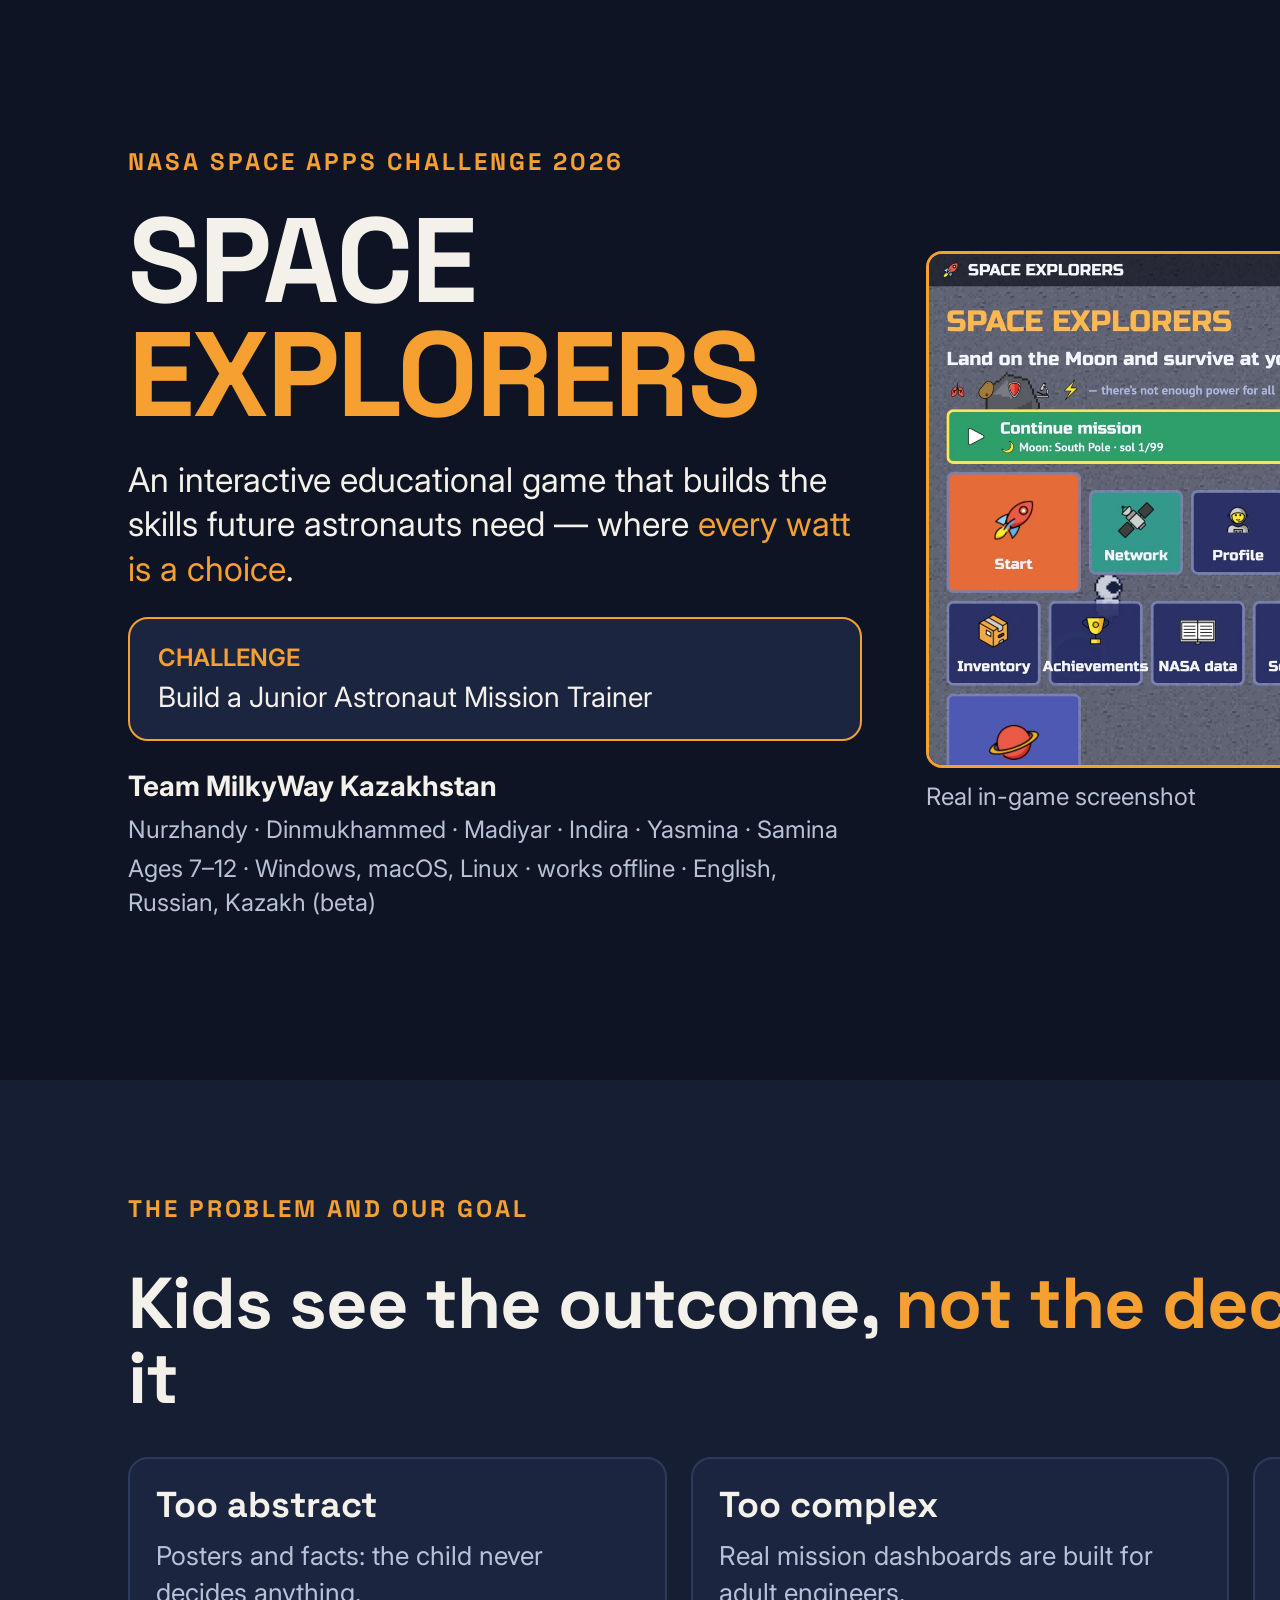
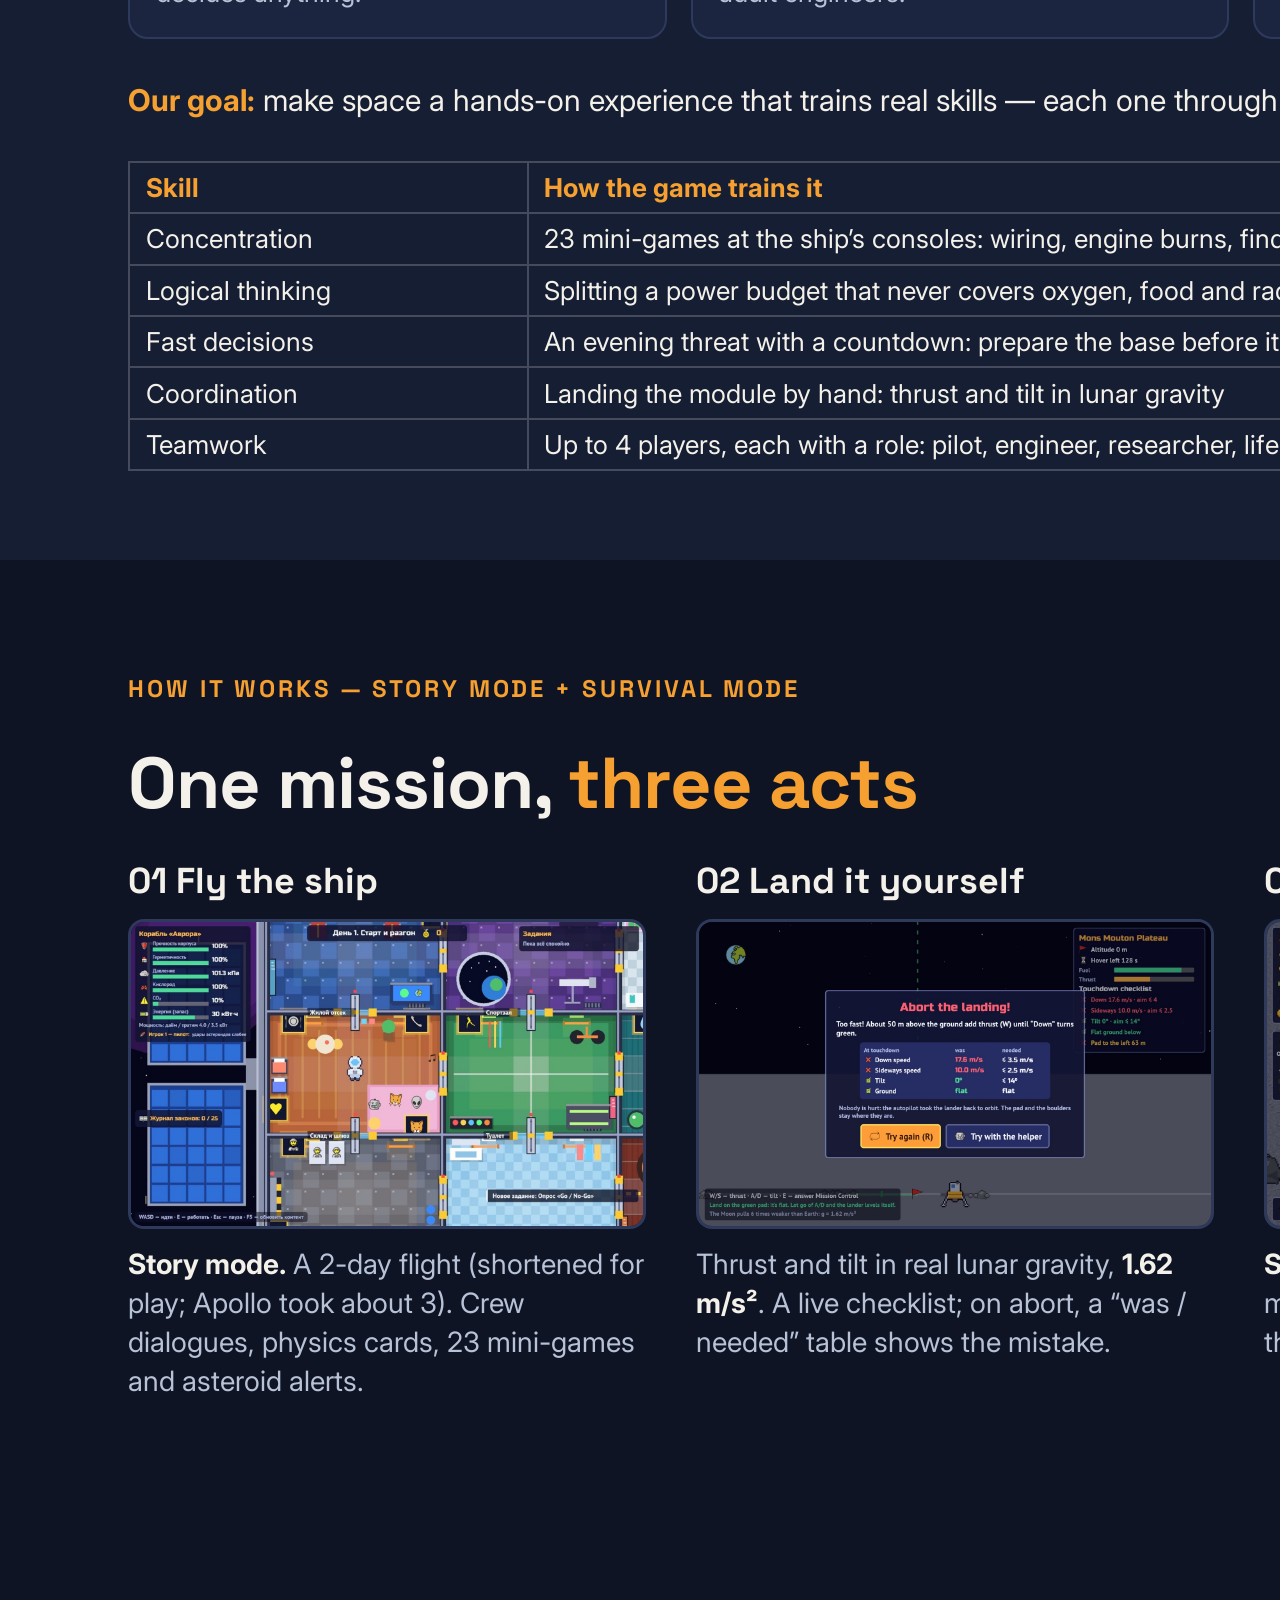
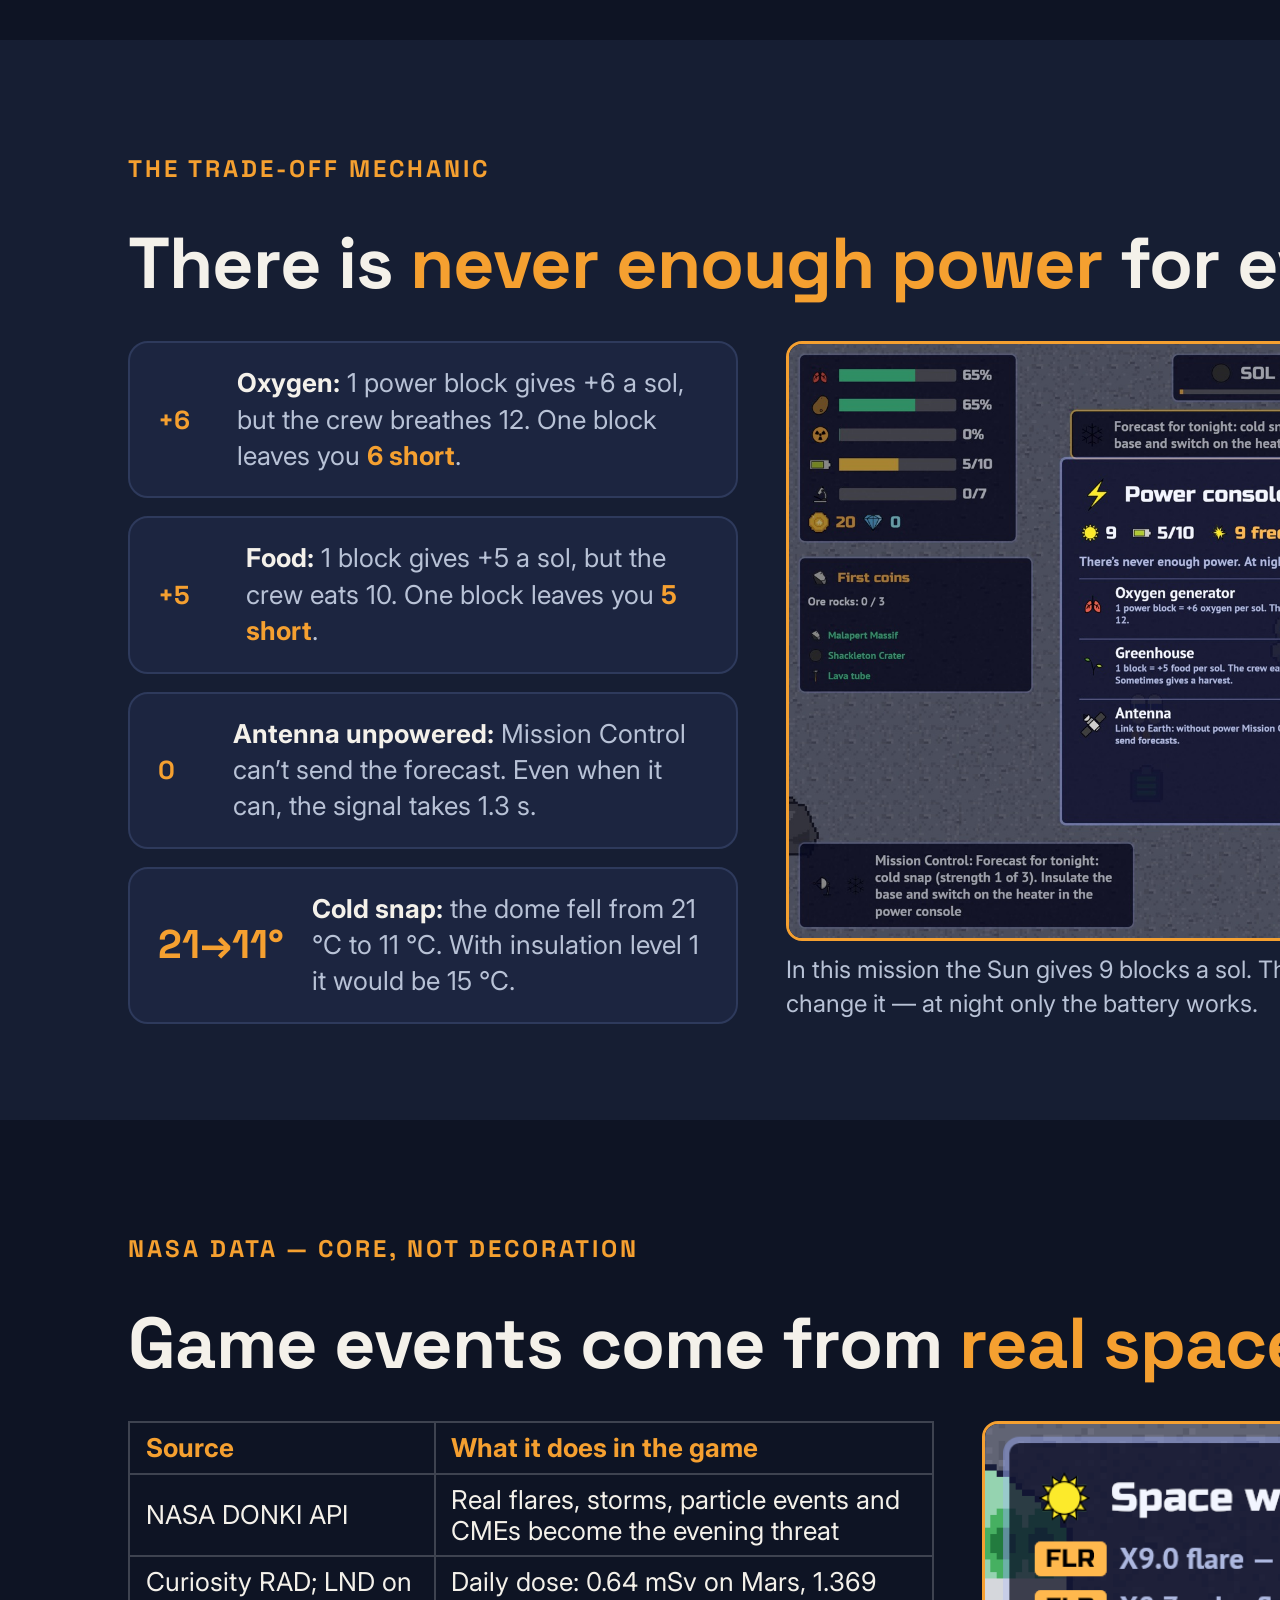
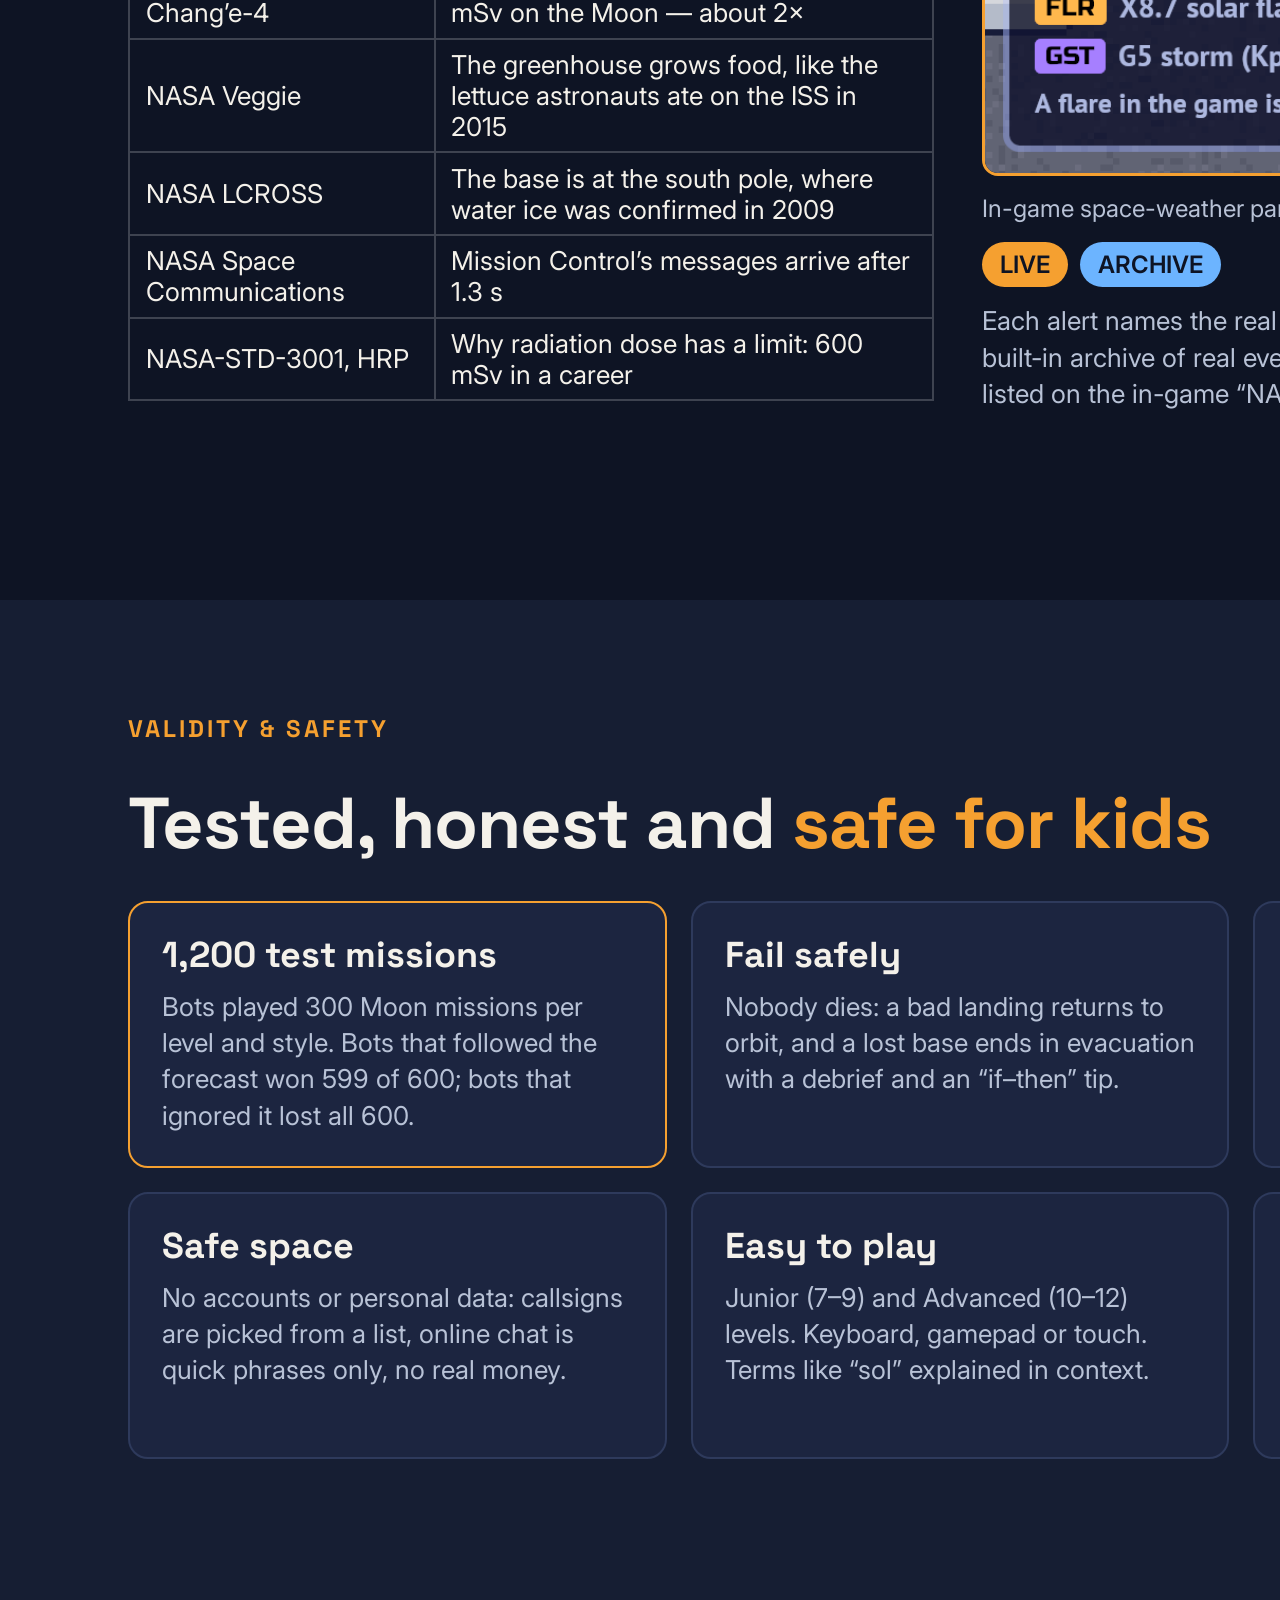
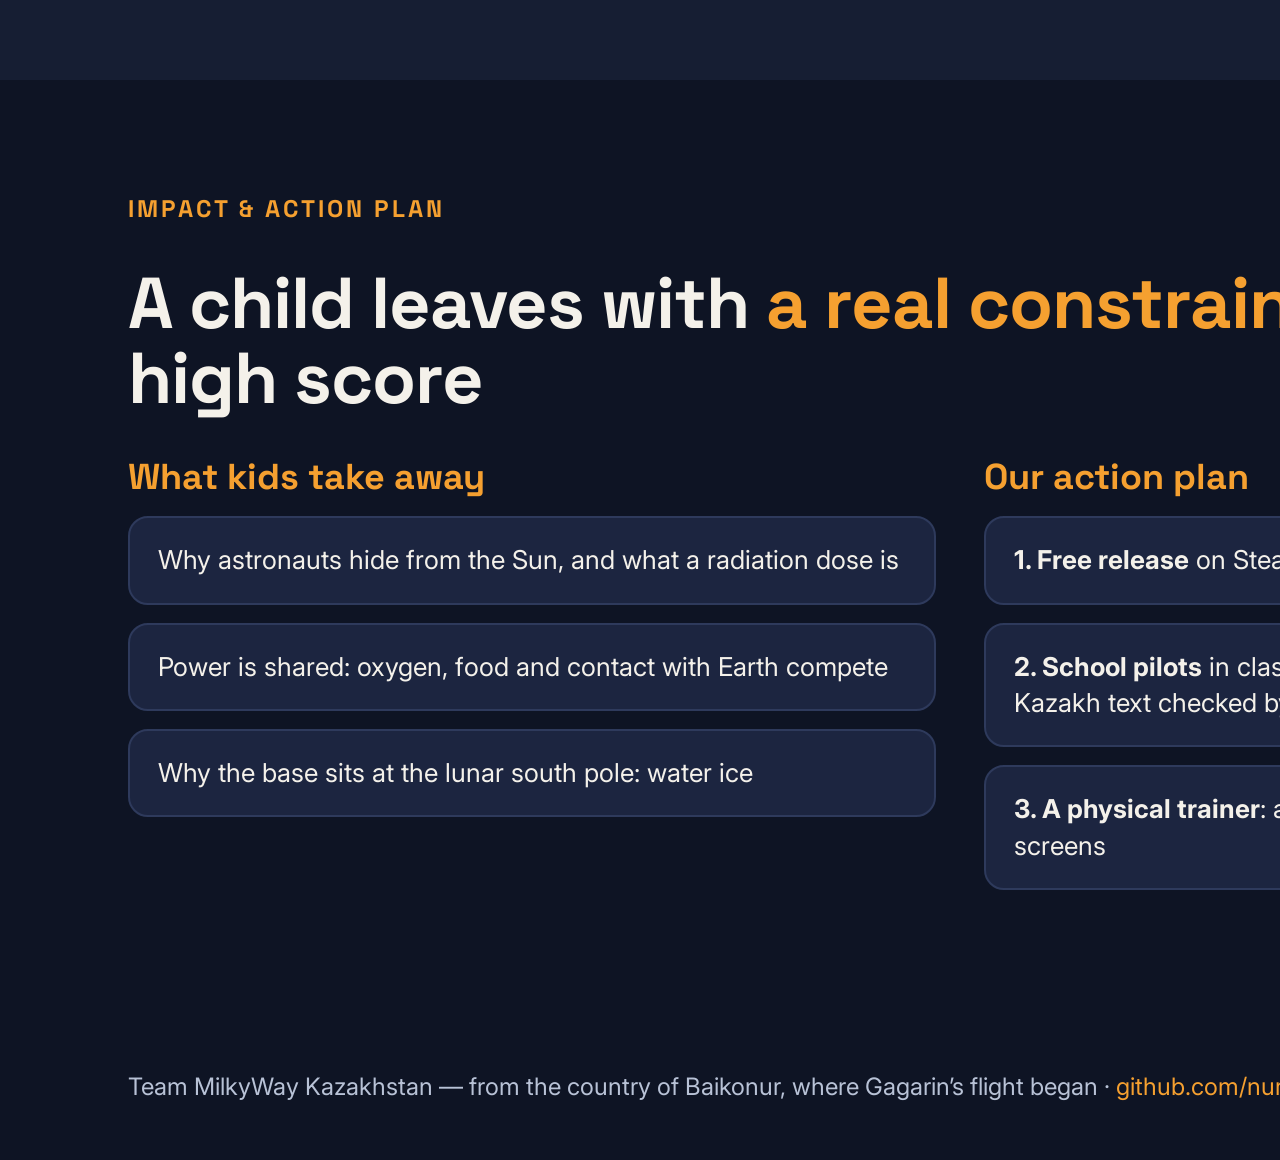
<file: docs/presentation/index.html>
<!doctype html><html lang="en"><head><meta charset="utf-8"><title>SPACE EXPLORERS — NASA Space Apps 2026</title><link rel="stylesheet" href="https://fonts.googleapis.com/css2?family=Space+Grotesk:wght@400..700&family=Inter:wght@400;600&display=swap"><style>
@page { size: 1920px 1080px; margin: 0 } * { margin: 0 } html,body{background:#0E1424} body { font: 32px/1.2 sans-serif } body > section { width: 1920px; height: 1080px; overflow: hidden; box-sizing: border-box; position: relative; break-after: page; page-break-after: always } aside { display: none } h1 { font-size: 96px; font-weight: 600 } h2 { font-size: 64px; font-weight: 600 } h3 { font-size: 44px; font-weight: 600 } table { width: 100%; border-collapse: separate; border-spacing: 0; border: solid #fff3; border-width: 2px 0 0 2px } th, td { padding: .35em .6em; text-align: left; border: solid #fff3; border-width: 0 2px 2px 0 } .rise{animation:none!important}
:root {
  --navy: #0E1424;
  --navy2: #161E33;
  --card: #1C2540;
  --line: #2E3A5C;
  --light: #F4F1EA;
  --muted: #B8C2D6;
  --orange: #F5A030;
  --blue: #6CB4FF;
}
section {
  background: var(--navy);
  color: var(--light);
  font-family: 'Inter', Arial, sans-serif;
  padding: 112px 128px 128px;
  display: flex;
  flex-direction: column;
  gap: 40px;
  counter-increment: page;
}
section.alt { background: var(--navy2); }
h1, h2, h3 { font-family: 'Space Grotesk', Arial, sans-serif; color: var(--light); }
h2 { font-size: 72px; font-weight: 700; line-height: 1.05; letter-spacing: -1px; }
h2 .hl, h1 .hl, p .hl { color: var(--orange); }
h3 { font-size: 36px; font-weight: 700; line-height: 1.15; }
p { font-size: 28px; line-height: 1.4; color: var(--muted); }
.eyebrow { font-family: 'Space Grotesk', Arial, sans-serif; font-size: 24px; font-weight: 700; letter-spacing: 3px; color: var(--orange); }
.row { display: flex; gap: 32px; }
.col { display: flex; flex-direction: column; gap: 24px; }
.card { background: var(--card); border: 2px solid var(--line); border-radius: 20px; padding: 32px; display: flex; flex-direction: column; gap: 12px; }
.card.hot { border-color: var(--orange); }
.card p { font-size: 26px; }
.big { font-family: 'Space Grotesk', Arial, sans-serif; font-size: 72px; font-weight: 700; color: var(--orange); line-height: 1; }
.shot { border-radius: 16px; border: 3px solid var(--line); background: #0A0F1C; object-fit: contain; }
.shot.hot { border-color: var(--orange); }
.cap { font-size: 24px; color: var(--muted); }
.foot { position: absolute; left: 128px; bottom: 56px; width: 1664px; font-size: 24px; color: var(--muted); }
.pill { font-size: 24px; font-weight: 600; color: var(--navy); background: var(--orange); border-radius: 999px; padding: 6px 18px; }
.pill.blue { background: var(--blue); }
.data { font-size: 26px; color: var(--light); }
.rise { animation: rise 600ms ease-out both; animation-delay: calc(var(--i, 0) * 120ms); }
@keyframes rise { from { opacity: 0; transform: translateY(24px); } to { opacity: 1; transform: translateY(0); } }

</style></head><body>
<section id="cover" data-transition="fade" style="flex-direction:row; align-items:center; gap:64px;">
<div class="col" style="flex:1; gap:26px;">
<p class="eyebrow">NASA SPACE APPS CHALLENGE 2026</p>
<h1 style="font-size:120px; font-weight:700; line-height:0.95; letter-spacing:-2px;">SPACE<br><span class="hl">EXPLORERS</span></h1>
<p style="font-size:34px; color:#F4F1EA; line-height:1.3;">An interactive educational game that builds the skills future astronauts need — where <span class="hl">every watt is a choice</span>.</p>
<div class="card hot" style="padding:22px 28px; gap:4px;">
<p style="font-size:24px; color:#F5A030; font-weight:600;">CHALLENGE</p>
<p style="font-size:28px; color:#F4F1EA;">Build a Junior Astronaut Mission Trainer</p>
</div>
<div class="col" style="gap:6px;">
<p style="font-size:28px; color:#F4F1EA;"><b>Team MilkyWay Kazakhstan</b></p>
<p style="font-size:24px;">Nurzhandy · Dinmukhammed · Madiyar · Indira · Yasmina · Samina</p>
<p style="font-size:24px;">Ages 7–12 · Windows, macOS, Linux · works offline · English, Russian, Kazakh (beta)</p>
</div>
</div>
<div class="col" style="gap:12px;">
<img class="shot hot" src="img/20_menu.jpg" alt="SPACE EXPLORERS main menu with a NASA space-weather panel" style="width:860px; height:511px;">
<p class="cap">Real in-game screenshot</p>
</div>
<aside>SPACE EXPLORERS is an interactive educational game that introduces kids 7 to 12 to space and builds the skills future astronauts need. We are team MilkyWay Kazakhstan, answering the Junior Astronaut Mission Trainer challenge. The game runs on Windows, macOS and Linux and works offline. The interface is in English and Russian; the Kazakh translation is in beta and still needs a native-speaker check.</aside>
</section>

<section id="problem" class="alt" data-transition="fade">
<p class="eyebrow">THE PROBLEM AND OUR GOAL</p>
<h2>Kids see the outcome, <span class="hl">not the decisions</span> behind it</h2>
<div class="row" style="align-items:stretch; gap:24px;">
<div class="card rise" style="flex:1; --i:1; padding:26px;"><h3>Too abstract</h3><p>Posters and facts: the child never decides anything.</p></div>
<div class="card rise" style="flex:1; --i:2; padding:26px;"><h3>Too complex</h3><p>Real mission dashboards are built for adult engineers.</p></div>
<div class="card rise" style="flex:1; --i:3; padding:26px;"><h3>The result</h3><p>Kids know missions succeed or fail, but not why.</p></div>
</div>
<p style="font-size:30px; color:#F4F1EA;"><b class="hl" style="color:#F5A030;">Our goal:</b> make space a hands-on experience that trains real skills — each one through a game mechanic.</p>
<table style="width:1664px; font-size:26px; color:#F4F1EA;">
<tr><th style="width:24%; color:#F5A030;">Skill</th><th style="width:76%; color:#F5A030;">How the game trains it</th></tr>
<tr><td>Concentration</td><td>23 mini-games at the ship’s consoles: wiring, engine burns, finding leaks</td></tr>
<tr><td>Logical thinking</td><td>Splitting a power budget that never covers oxygen, food and radio at once</td></tr>
<tr><td>Fast decisions</td><td>An evening threat with a countdown: prepare the base before it hits</td></tr>
<tr><td>Coordination</td><td>Landing the module by hand: thrust and tilt in lunar gravity</td></tr>
<tr><td>Teamwork</td><td>Up to 4 players, each with a role: pilot, engineer, researcher, life support</td></tr>
</table>
<aside>The challenge brief names the gap: space content for kids is either too abstract or too technical, so kids see outcomes, not decisions. Our goal is to make space a hands-on experience and to train the skills future explorers need. We don’t just claim these skills: each one is tied to a mechanic you can see in the game — mini-games for concentration, the power budget for logic, a countdown for fast decisions, manual landing for coordination, and crew roles for teamwork.</aside>
</section>

<section id="acts" data-transition="fade">
<p class="eyebrow">HOW IT WORKS — STORY MODE + SURVIVAL MODE</p>
<h2>One mission, <span class="hl">three acts</span></h2>
<div class="row" style="gap:40px; align-items:flex-start;">
<div class="col rise" style="flex:1; --i:1; gap:16px;">
<h3><span class="hl">01</span> Fly the ship</h3>
<img class="shot" src="img/ship.jpg" alt="Ship Aurora with crew rooms and consoles" style="width:512px; height:304px;">
<p><b style="color:#F4F1EA;">Story mode.</b> A 2-day flight (shortened for play; Apollo took about 3). Crew dialogues, physics cards, 23 mini-games and asteroid alerts.</p>
</div>
<div class="col rise" style="flex:1; --i:2; gap:16px;">
<h3><span class="hl">02</span> Land it yourself</h3>
<img class="shot" src="img/51_landing_abort_table.jpg" alt="Landing abort screen with a was versus needed table" style="width:512px; height:304px;">
<p>Thrust and tilt in real lunar gravity, <b style="color:#F4F1EA;">1.62 m/s²</b>. A live checklist; on abort, a “was / needed” table shows the mistake.</p>
</div>
<div class="col rise" style="flex:1; --i:3; gap:16px;">
<h3><span class="hl">03</span> Keep the base alive</h3>
<img class="shot" src="img/29_report.jpg" alt="Evening report: dome fell from 21 to 11 degrees, with insulation it would be 15" style="width:512px; height:304px;">
<p><b style="color:#F4F1EA;">Survival mode</b> near the lunar south pole: morning forecast, daytime work, evening threat, then a report on why.</p>
</div>
</div>
<aside>One mission in three acts. Act one is story mode on the ship Aurora: a two-day flight — shortened for play, since Apollo crews took about three days — with crew dialogues, physics cards, 23 mini-games and asteroid alerts. Act two: the player lands the module by hand in real lunar gravity, 1.62 m/s², with a live checklist. A failed landing aborts safely and shows what the speed was and what was needed. Act three is survival mode near the south pole: forecast in the morning, work by day, a threat in the evening — cold, dust, meteors, a power crisis, a failure or a solar flare — and a report explaining the outcome. There is also a creative sandbox mode.</aside>
</section>

<section id="tradeoff" class="alt" data-transition="fade">
<p class="eyebrow">THE TRADE-OFF MECHANIC</p>
<h2>There is <span class="hl">never enough power</span> for everything</h2>
<div class="row" style="gap:48px; align-items:flex-start;">
<div class="col" style="width:620px; gap:18px;">
<div class="card rise" style="--i:1; flex-direction:row; align-items:center; gap:24px; padding:22px 28px;"><p class="big" style="width:130px;">+6</p><p><b style="color:#F4F1EA;">Oxygen:</b> 1 power block gives +6 a sol, but the crew breathes 12. One block leaves you <b style="color:#F5A030;">6 short</b>.</p></div>
<div class="card rise" style="--i:2; flex-direction:row; align-items:center; gap:24px; padding:22px 28px;"><p class="big" style="width:130px;">+5</p><p><b style="color:#F4F1EA;">Food:</b> 1 block gives +5 a sol, but the crew eats 10. One block leaves you <b style="color:#F5A030;">5 short</b>.</p></div>
<div class="card rise" style="--i:3; flex-direction:row; align-items:center; gap:24px; padding:22px 28px;"><p class="big" style="width:130px;">0</p><p><b style="color:#F4F1EA;">Antenna unpowered:</b> Mission Control can’t send the forecast. Even when it can, the signal takes 1.3 s.</p></div>
<div class="card rise" style="--i:4; flex-direction:row; align-items:center; gap:24px; padding:22px 28px;"><p class="big" style="width:130px; min-width:130px; font-size:40px; white-space:nowrap;">21→11°</p><p><b style="color:#F4F1EA;">Cold snap:</b> the dome fell from 21 °C to 11 °C. With insulation level 1 it would be 15 °C.</p></div>
</div>
<div class="col" style="flex:1; gap:12px;">
<img class="shot hot" src="img/07_power_console.jpg" alt="Power console splitting 9 power blocks between oxygen, greenhouse and antenna" style="width:1000px; height:594px;">
<p class="cap">In this mission the Sun gives 9 blocks a sol. The landing site, dust on the panels and night change it — at night only the battery works.</p>
</div>
</div>
<aside>This is the core of the challenge: no choice is free. These numbers are taken straight from the game screens. One block of oxygen gives plus six while the crew breathes twelve; one block of food gives plus five while the crew eats ten. Leave the antenna unpowered and Mission Control can’t send tonight’s forecast — and even with power, the signal takes 1.3 seconds from Earth. Skip insulation and the dome drops from 21 to 11 degrees; the report tells you that with insulation level 1 it would have been 15.</aside>
</section>

<section id="data" data-transition="fade">
<p class="eyebrow">NASA DATA — CORE, NOT DECORATION</p>
<h2>Game events come from <span class="hl">real space data</span></h2>
<div class="row" style="gap:48px; align-items:flex-start;">
<table style="width:860px; font-size:26px; color:#F4F1EA;">
<tr><th style="width:38%; color:#F5A030;">Source</th><th style="width:62%; color:#F5A030;">What it does in the game</th></tr>
<tr><td>NASA DONKI API</td><td>Real flares, storms, particle events and CMEs become the evening threat</td></tr>
<tr><td>Curiosity RAD; LND on Chang’e-4</td><td>Daily dose: 0.64 mSv on Mars, 1.369 mSv on the Moon — about 2×</td></tr>
<tr><td>NASA Veggie</td><td>The greenhouse grows food, like the lettuce astronauts ate on the ISS in 2015</td></tr>
<tr><td>NASA LCROSS</td><td>The base is at the south pole, where water ice was confirmed in 2009</td></tr>
<tr><td>NASA Space Communications</td><td>Mission Control’s messages arrive after 1.3 s</td></tr>
<tr><td>NASA-STD-3001, HRP</td><td>Why radiation dose has a limit: 600 mSv in a career</td></tr>
</table>
<div class="col" style="flex:1; gap:16px;">
<img class="shot hot" src="img/donki_panel.png" alt="In-game space-weather panel listing real NASA DONKI events with dates, including the G5 storm of 10 May 2024" style="width:804px; height:349px;">
<p class="cap">In-game space-weather panel: real DONKI events with their dates</p>
<div class="row" style="gap:12px;"><p class="pill">LIVE</p><p class="pill blue">ARCHIVE</p></div>
<p style="font-size:26px;">Each alert names the real event and its date. Offline, the game uses a built-in archive of real events and labels it ARCHIVE. All sources are listed on the in-game “NASA data” screen.</p>
</div>
</div>
<aside>NASA data drives the game. With internet, it calls the NASA DONKI API for solar flares, geomagnetic storms, solar particle events and coronal mass ejections; each becomes an evening threat labeled with the real name and date — for example the G5 storm of 10 May 2024 shown in this panel. Offline, it uses a built-in archive of real events, labeled ARCHIVE, never presented as live. Radiation: 0.64 mSv per day on Mars from Curiosity RAD, 1.369 on the Moon from the LND detector built by Kiel University and flown on Chang’e-4 (Zhang et al., Science Advances 2020). Every source is listed inside the game.</aside>
</section>

<section id="safe" class="alt" data-transition="fade">
<p class="eyebrow">VALIDITY &amp; SAFETY</p>
<h2>Tested, honest and <span class="hl">safe for kids</span></h2>
<div style="display:grid; grid-template-columns:1fr 1fr 1fr; gap:24px;">
<div class="card hot rise" style="--i:1;"><h3>1,200 test missions</h3><p>Bots played 300 Moon missions per level and style. Bots that followed the forecast won 599 of 600; bots that ignored it lost all 600.</p></div>
<div class="card rise" style="--i:2;"><h3>Fail safely</h3><p>Nobody dies: a bad landing returns to orbit, and a lost base ends in evacuation with a debrief and an “if–then” tip.</p></div>
<div class="card rise" style="--i:3;"><h3>Mental readiness</h3><p>“If–then” plans, a calm-breathing action that lowers the astronaut’s heart rate, and crew support moments.</p></div>
<div class="card rise" style="--i:4;"><h3>Safe space</h3><p>No accounts or personal data: callsigns are picked from a list, online chat is quick phrases only, no real money.</p></div>
<div class="card rise" style="--i:5;"><h3>Easy to play</h3><p>Junior (7–9) and Advanced (10–12) levels. Keyboard, gamepad or touch. Terms like “sol” explained in context.</p></div>
<div class="card rise" style="--i:6;"><h3>Multiplayer</h3><p>2 players on one computer, or up to 4 computers on the same Wi-Fi with a room code — on the ship and on the Moon. No internet or server needed.</p></div>
</div>
<aside>Validity: we tested balance with automated players. 1,200 simulated Moon missions: 300 for each level and play style. Bots that followed the forecast and sheltered won 599 of 600; bots that ignored it lost all 600. That proves preparation matters. Nobody dies in the game: a bad landing goes back to orbit, and a lost base ends in a safe evacuation with an if-then tip. There are no accounts and no personal data — callsigns come from a list and online chat uses quick phrases. Kids can play together: two on one computer, or up to four computers on the same Wi-Fi with a 4-digit room code, both on the ship and on the Moon. It needs no internet and no server, which matters for schools with weak internet.</aside>
</section>

<section id="next">
<p class="eyebrow">IMPACT &amp; ACTION PLAN</p>
<h2>A child leaves with <span class="hl">a real constraint</span>, not just a high score</h2>
<div class="row" style="align-items:stretch; gap:48px;">
<div class="col" style="flex:1; gap:18px;">
<h3 style="color:#F5A030;">What kids take away</h3>
<div class="card" style="padding:24px 28px;"><p class="data">Why astronauts hide from the Sun, and what a radiation dose is</p></div>
<div class="card" style="padding:24px 28px;"><p class="data">Power is shared: oxygen, food and contact with Earth compete</p></div>
<div class="card" style="padding:24px 28px;"><p class="data">Why the base sits at the lunar south pole: water ice</p></div>
</div>
<div class="col" style="flex:1; gap:18px;">
<h3 style="color:#F5A030;">Our action plan</h3>
<div class="card" style="padding:24px 28px;"><p class="data"><b>1. Free release</b> on Steam for Windows, macOS and Linux</p></div>
<div class="card" style="padding:24px 28px;"><p class="data"><b>2. School pilots</b> in classes and clubs, with teacher feedback; Kazakh text checked by native speakers</p></div>
<div class="card" style="padding:24px 28px;"><p class="data"><b>3. A physical trainer</b>: a capsule with a seat, a console and screens</p></div>
</div>
</div>
<p class="foot">Team MilkyWay Kazakhstan — from the country of Baikonur, where Gagarin’s flight began · <span style="color:#F5A030;">github.com/nurzhandy/nasaspaceapp</span></p>
<aside>The challenge asks that a young player walks away understanding a real constraint. These are the three we teach. Our plan: first, a free release on Steam for all three platforms. Second, pilots in schools and clubs with teacher feedback, and a native-speaker check of the Kazakh text. Third, a physical trainer capsule with a seat, console and screens. We are from Kazakhstan, home of Baikonur, where Yuri Gagarin’s flight began in 1961. The code is open on GitHub.</aside>
</section>

</body></html>
</file>
